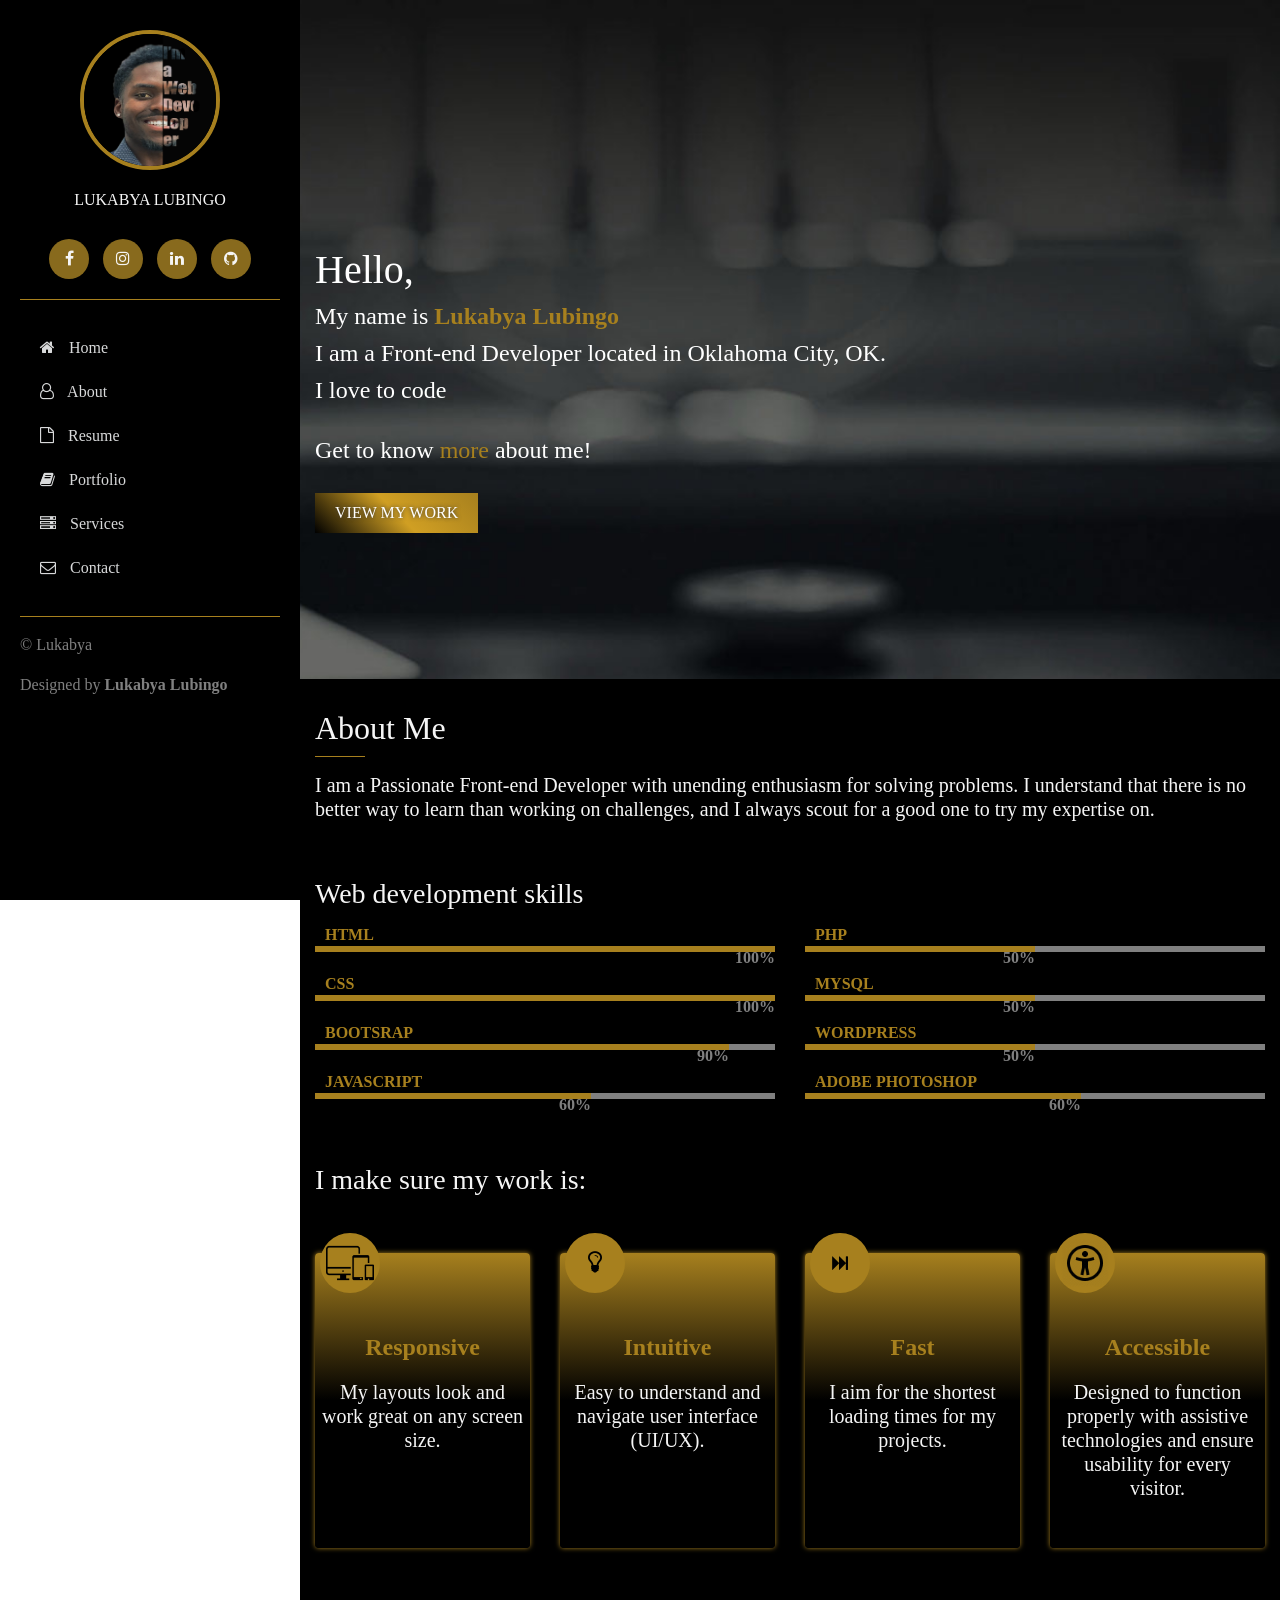
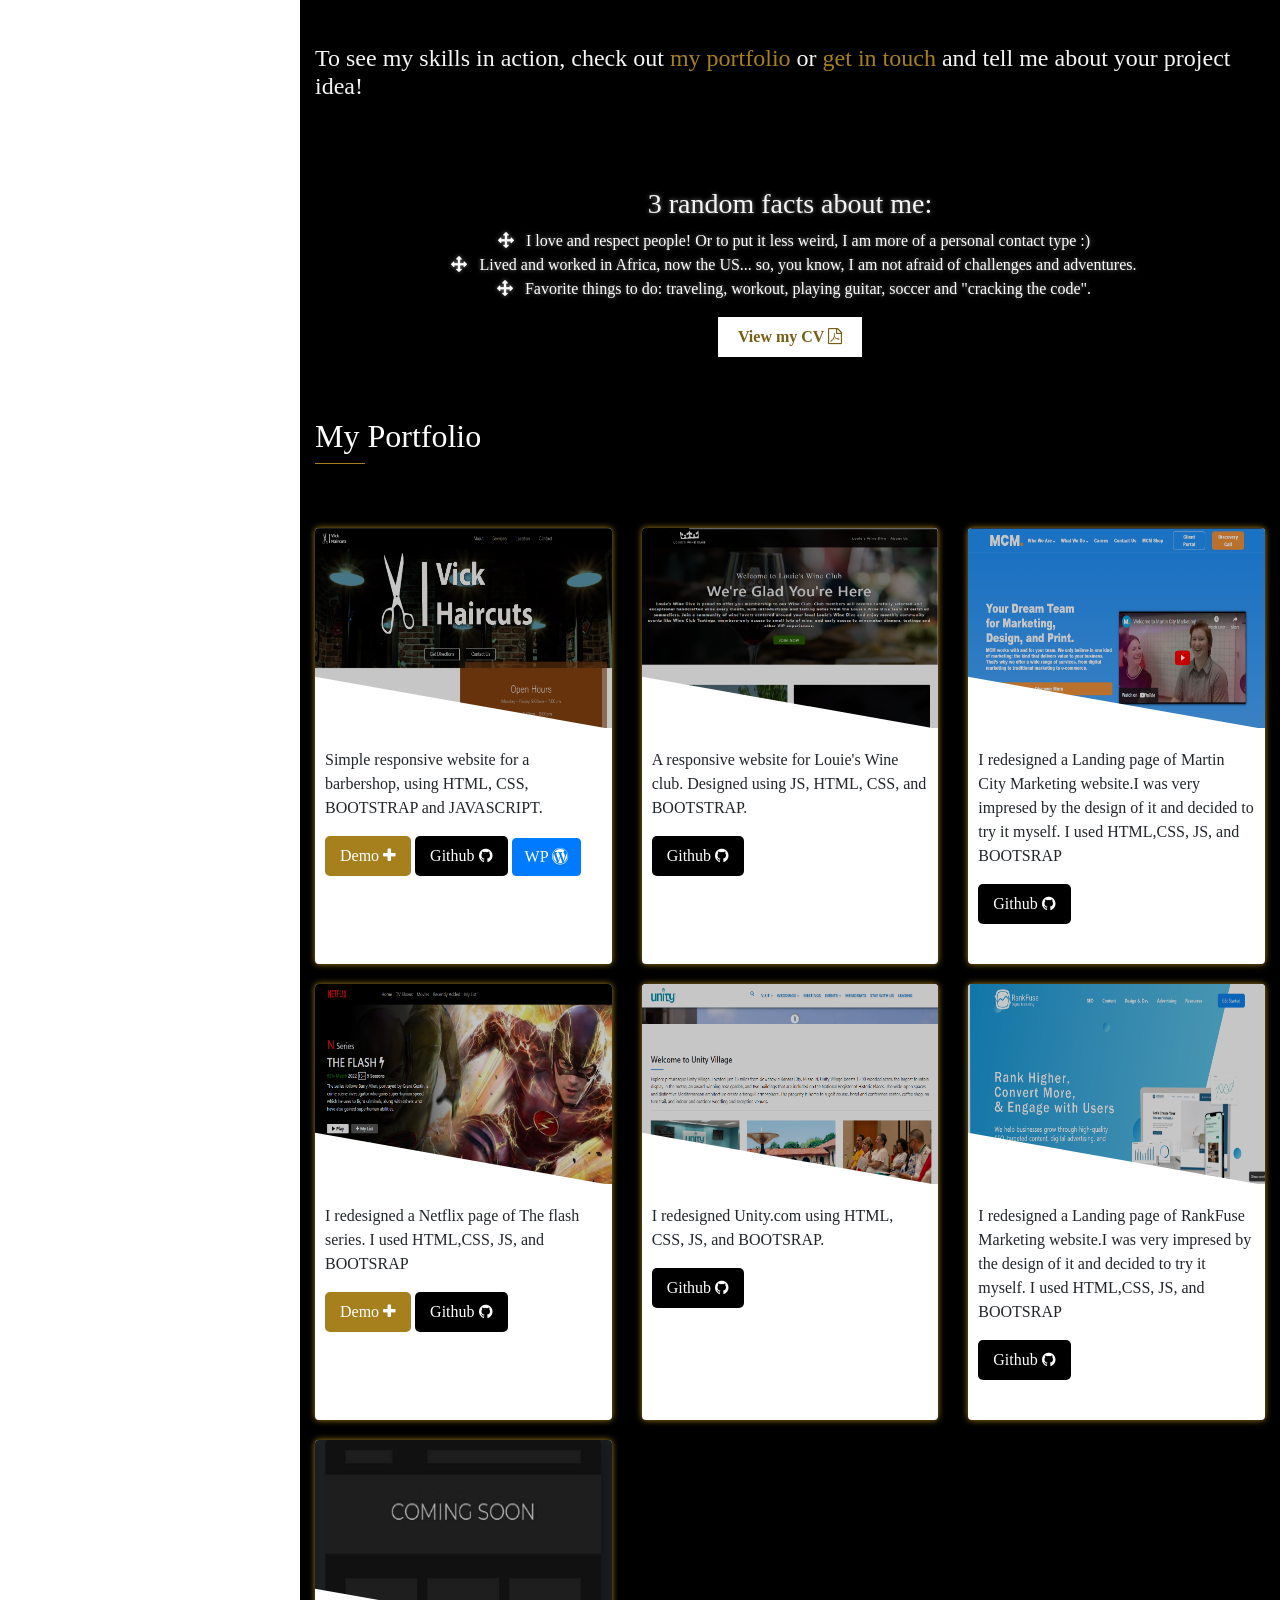
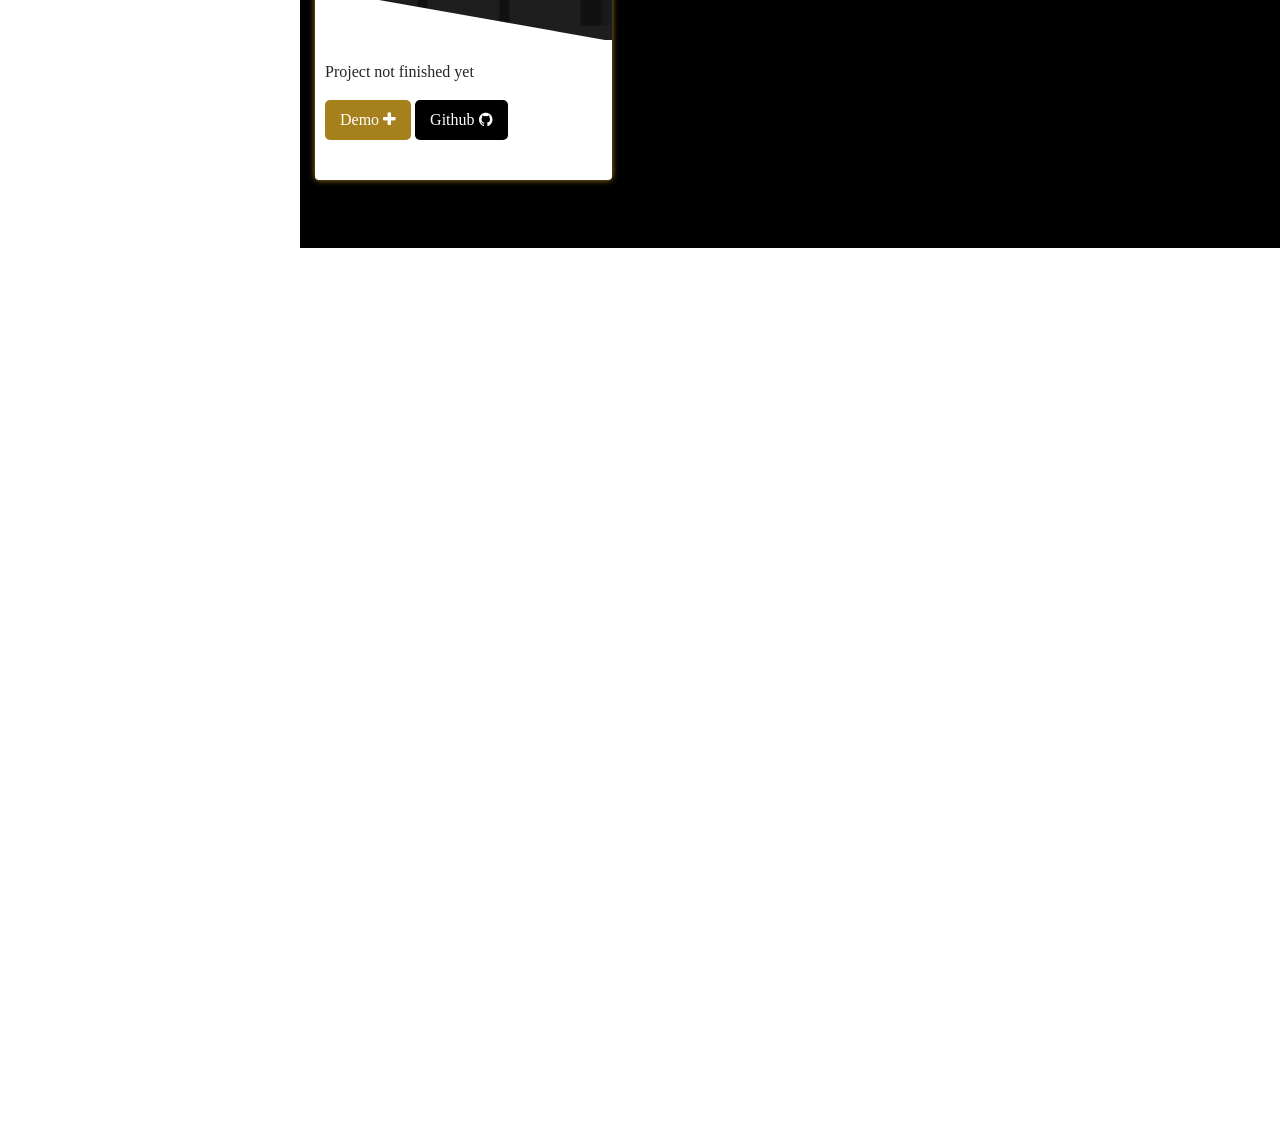
<file: index.html>
<!DOCTYPE html>
<html lang="en">
<head>
    <meta charset="UTF-8">
    <meta http-equiv="X-UA-Compatible" content="IE=edge">
    <meta name="viewport" content="width=device-width, initial-scale=1.0">
    <link rel="stylesheet" href="https://cdnjs.cloudflare.com/ajax/libs/font-awesome/4.7.0/css/font-awesome.min.css">
    <link rel="stylesheet" href="https://cdn.jsdelivr.net/npm/bootstrap@4.0.0/dist/css/bootstrap.min.css" integrity="sha384-Gn5384xqQ1aoWXA+058RXPxPg6fy4IWvTNh0E263XmFcJlSAwiGgFAW/dAiS6JXm" crossorigin="anonymous">
    <link rel="stylesheet" href="assets/css/style.css">
    <link rel="stylesheet" href="assets/css/responsive.css">
    <link rel="icon" type="image/x-icon" href="assets/images/face.png">
    <title>My Portfolio</title>
</head>
<body>
    <!---------------------------------------------- Navbar ---------------------------------------------->
    <input type="checkbox" name="checkNav" id="checkNav" style="display: none;">
    <label class="navBtn" for="checkNav"><i class="fa fa-bars"></i></label>
    <section id="navbar">
        <div id="nav">
            <div class="nav-head text-center">
                <div id="navImg">
                    <img src="assets/images/face.png" alt="">
                </div>
                <h6>LUKABYA LUBINGO</h6>
                <button><i class="fa fa-facebook"></i></button>
                <button><i class="fa fa-instagram"></i></button>
                <a href="https://www.linkedin.com/in/lukabya-lubingo-114a54277/">
                    <button><i class="fa fa-linkedin"></i></button>
                </a>
                <a href="https://github.com/lukaby-eric">
                    <button><i class="fa fa-github"></i></button>
                </a>
            </div><p id="hr-line"></p>
            <ul id="myUl">
                <li><a href="#home"><i class="fa fa-home"></i> Home</a></li>
                <li><a href="#about"><i class="fa fa-user-o"></i> About</a></li>
                <li onclick="openCv()"><a><i class="fa fa-file-o"></i> Resume</a></li>
                <li><a href="#portfolio"><i class="fa fa-book"></i> Portfolio</a></li>
                <li><a href="#mywork"><i class="fa fa-server"></i> Services</a></li>
                <li><a href="#last"><i class="fa fa-envelope-o"></i> Contact</a></li>
                
            </ul><p id="hr-line"></p>
            <div class="lastcontent">
                <p>&copy; Lukabya</p>
                <p>Designed by <b>Lukabya Lubingo</b></p>
            </div>
        </div>
    </section>

<section id="all-pages">

</section>
    <section id="all-pages">
        <!---------------------------------------------- Home ---------------------------------------------->
        <section id="home">
            <div class="container py-5">
                <div class="row py-5">
                    <div class="col-lg-8">
                        <h1>Hello,</h1>
                        <div>
                            <h4>My name is <span>Lukabya Lubingo</span></h4>
                            <h4>I am a Front-end Developer located in Oklahoma City, OK.</h4>
                            <h4>I love to code</h4><br>
                            <h4>Get to know <a href="#about">more</a> about me!</h4>
                            <a href="#portfolio"><button>VIEW MY WORK</button></a>
                        </div>                   
                    </div>
                </div>
            </div>
        </section>



        <!---------------------------------------------- About ---------------------------------------------->

        <section id="about">
            <div class="container">
                <h2>About Me</h2><p id="title"></p>
                <h5>I am a Passionate Front-end Developer with unending enthusiasm for solving problems. 
                    I understand that there is no better way to learn than working on challenges, and 
                    I always scout for a good one to try my expertise on.</h5>
                    <h3 class="pt-5">Web development skills</h3>
                <div class="row pb-5">
                    <div class="col-lg-6">
                        <ul>
                            <li id="html"> HTML</li>
                            <li id="css"> CSS</li>
                            <li id="bootstrap"> BOOTSRAP</li>
                            <li id="javascript"> JAVASCRIPT</li>
                        </ul>
                    </div>
                    <div class="col-lg-6">
                        <ul>
                            <li id="php"> PHP</li>
                            <li id="mysql"> MYSQL</li>
                            <li id="wordpress"> WORDPRESS</li>
                            <li id="photoshop"> ADOBE PHOTOSHOP</li>
                        </ul>
                    </div>
                </div>
                <h3>I make sure my work is:</h3>
                <div class="row py-5" id="mywork">
                    <div class="col-md-3">
                        <div class="card" id="first-card">
                            <div class="card-img">
                                <img src="assets/images/respon.png" alt="">
                            </div>
                            <div class="descr">
                                <h4>Responsive</h4>
                                <h5>My layouts look and work great on any screen size.</h5>
                            </div>
                        </div>
                    </div>
                    <div class="col-md-3">
                        <div class="card">
                            <div class="card-img">
                                <i class="fa fa-lightbulb-o" style="font-size: 25px;"></i>
                            </div>
                            <div class="descr">
                                <h4>Intuitive</h4>
                                <h5>Easy to understand and navigate user interface (UI/UX).</h5>
                            </div>
                        </div>
                    </div>
                    <div class="col-md-3">
                        <div class="card">
                            <div class="card-img">
                                <i class="fa fa-fast-forward"></i>
                            </div>
                            <div class="descr">
                                <h4>Fast</h4>
                                <h5>I aim for the shortest loading times for my projects.</h5>
                            </div>
                        </div>
                    </div>
                    <div class="col-md-3">
                        <div class="card" id="last-card">
                            <div class="card-img">
                                <img src="assets/images/accessible.jpg" alt="">
                            </div>
                            <div class="descr">
                                <h4>Accessible</h4>
                                <h5>Designed to function properly with assistive
                                     technologies and ensure usability for every visitor.</h5>
                            </div>
                        </div>
                    </div>
                </div>
                <h4 id="h4" class="pt-5">To see my skills in action, check out <a href="#portfolio">my portfolio</a> 
                    or <a href="#last">get in 
                    touch</a> and tell me about your project idea!</h4> <br>
                    <br> 
            </div>
            <div id="random-facts">
                <div class="container">
                    <h3>3 random facts about me:</h3>
                    <ul>
                        <li><i class="fa fa-arrows px-2"></i> I love and respect people! Or to put it less weird, I am more of a personal contact type :)</li>
                        <li><i class="fa fa-arrows px-2"></i> Lived and worked in Africa, now the US... so, you know, I am not afraid of challenges and adventures.</li>
                        <li><i class="fa fa-arrows px-2"></i> Favorite things to do: traveling, workout, playing guitar, soccer and "cracking the code".</li>
                    </ul>
                    <button onclick="openCv()">View my CV <i class="fa fa-file-pdf-o"></i></button>
                </div>
            </div>
        </section>
<!---------------------------------------------- Resume ---------------------------------------------->

        <section id="resume">
            <button id="close-cv-btn" class="fa fa-times" onclick="closeCv()"></button>
            <div class="container py-5">
                <h2 class="py-3">My Resume</h2><p id="title"></p>
                <p>
                    Detail-oriented, multi-task, organized, strong attention to detail, 
                    and meticulous employee. Works at fast pace to meet tight deadlines. 
                    Enthusiastic team player ready to contribute to company success. 
                </p>

                <div class="row">
                    <div class="col-lg-6">
                        <div class="content">
                            <h3>Summary</h3>
                            <div id="resume-content">
                                <h4>Lukabya Lubingo</h4>
                                <i>Organized and dependable candidate successful at 
                                    managing multiple priorities with a positive
                                    attitude. Willingness to take on added 
                                    responsibilities to meet team goals.</i> <hr>

                                <ul>
                                    <li>Kansas City, Missouri <b>(Ready to relocate for a job opportunity)</b></li>
                                    <li>(816) 914 4602</li>
                                    <li>ericlukabya@gmail.com</li>
                                </ul>
                            </div>
                        </div>

                        <div class="content">
                            <h3>Education</h3>
                            <div id="resume-content">
                                <h4>METROPOLITAN COMMUNITY COLLEGE, Kansas City, Mo</h4>
                                <p id="year">From: Feb 2022 to Present</p>
                                <p id="descr">I am Currently enrolled, pursuing a degree in software development.
                                    <br>Studying C#, JAVA, React, and Database management.
                                </p>

                            </div>
                            <div id="resume-content">
                                <h4>ALIGHT CODING SCHOOL, Kigali, Rwa</h4>
                                <p id="year">From: Feb 2018 to Nov 2019</p>
                                <p id="descr">I studied the fundamentals of programming and learned the basics of Web design and database management.

During my                 time at this school, I used WordPress, HTML, CSS, BOOTSTRAP, PHP, and, JAVASCRIPT to develop different
                                    websites for refugees who had businesses in Gihembe refugee camp, Rwanda. which made it
                                    easier for them to advertise their products on the Internet.</p>
                            </div>
                            <div id="resume-content">
                                <h4>GS. BYUMBA INYANGE, KIGALI, Rwa</h4>
                                <p id="year">From: Feb 2014 to Nov 2017</p>
                                <p id="descr">I graduated high school with a GPA of 3.2 in Math, 
                                    Computer science, Entrepreneurship, and Economics..</p>
                            </div>
                        </div>
                        
                    </div>

                    <div class="col-lg-6">
                        <div class="content">
                            <h3>Professional Experience</h3>
                            <div id="resume-content">
                                <h4>Freelance Web Designer</h4>
                                <p id="year">Jun 2022 - Present</p>
                                <p id="place">Kansas City, Missouri, United States</p>
                                <p>Write, analyze, debug, and deliver clean, validated, and maintainable codes.<br>
                                    Plann website development, converting mockups
                                    into a usable web presence. <br>
                                    Code websites using WordPress, HTML, CSS, JavaScript, BOOTSTRAP, and PHP with MYSQL database.
                                    Verify system integrity by utilizing proper architectural
                                    designs.</p>
                            </div>
                        
                            <div id="resume-content">
                                <h4>Alight · Seasonal</h4>
                                <p id="year">May 2018 - Feb 2020</p>
                                <p id="place">Kigali City, Rwanda</p>
                                <p>Provided front-end website development using WordPress, 
                                    Hubspot, and other editing software. <br>
                                    Planned website development, converting mockups into 
                                    usable web presence with HTML, JavaScript, CSS, and Bootstrap coding. <br>
                                    I developed a technical solution 
                                    (Helped refugees with small businesses advertise their products online).</p>

                            </div>
                        </div>
                        
                    </div>
                    
                </div>
                <p class="text-center" onclick="closeCv()" id="clse">Close</p>
            </div>
        </section>

<!---------------------------------------------- Portfolio ---------------------------------------------->
<section id="portfolio">
    <div class="container">
        <h2>My Portfolio</h2><p id="title"></p>
        <div class="row py-5">
            <div class="col-lg-4">
                <div class="card">
                    <div class="card-top">
                        <div id="card-img">
                          <img src="assets/images/vick.png"  id="work-img" width="100%" alt="">  
                        </div>                 
                        <div class="project-description">
                            <p>Simple responsive website for a barbershop, using HTML, CSS, BOOTSTRAP
                                and JAVASCRIPT. 
                            </p>
                            <a href="assets/projects/victor/index.html"><button id="demo">Demo <i class="fa fa-plus"></i></button></a>
                            <a href="https://lukaby-eric.github.io/vick/"><button id="github">Github <i class="fa fa-github"></i></button></a>
                            <a href="https://vicklines.shop/"><button class="btn btn-primary">WP <i class="fa fa-wordpress"></i></button></a>
                        </div>
                    </div>
                </div>
            </div>
            <div class="col-lg-4">
                <div class="card">
                    <div class="card-top">
                        <div id="card-img">
                            <img src="assets/images/wineclub.png" id="work-img"  width="100%" alt="">
                        </div>
                        <div class="project-description">
                            <p>A responsive website for Louie's Wine club. Designed using JS, HTML, CSS, and BOOTSTRAP.
                            </p>
                            <a href="https://lukaby-eric.github.io/wineClub/"><button id="github">Github <i class="fa fa-github"></i></button></a>
                        </div>
                    </div>
                </div>
            </div>
            <div class="col-lg-4">
                <div class="card">
                    <div class="card-top">
                        <div id="card-img">
                            <img src="assets/images/mcm.png" id="work-img"  width="100%" alt="">
                        </div>
                        <div class="project-description">
                            <p>I redesigned a Landing page of Martin City Marketing website.I was very impresed by the design of it and decided to try it myself. I used HTML,CSS, JS, and BOOTSRAP
                            </p>
                            <a href="https://lukaby-eric.github.io/mcm/"><button id="github">Github <i class="fa fa-github"></i></button></a>
                        </div>
                    </div>
                </div>
            </div>
            <div class="col-lg-4">
                <div class="card">
                    <div class="card-top">
                        <div id="card-img">
                            <img src="assets/images/flash.png" id="work-img"  width="100%" alt="">
                        </div>
                        <div class="project-description">
                            <p>I redesigned a Netflix page of The flash series. I used HTML,CSS, JS, and BOOTSRAP
                            </p>
                            <a href="assets/projects/netflix/index.html"><button id="demo">Demo <i class="fa fa-plus"></i></button></a> 
                            <a href="https://lukaby-eric.github.io/netflix/"><button id="github">Github <i class="fa fa-github"></i></button></a>
                        </div>
                    </div>
                </div>
            </div>
            <div class="col-lg-4">
                <div class="card">
                    <div class="card-top">
                        <div id="card-img">
                            <img src="assets/images/unity.png" id="work-img"  width="100%" alt="">
                        </div>
                        <div class="project-description">
                            <p>I redesigned Unity.com using HTML, CSS, JS, and BOOTSRAP.
                            </p>
                            <a href="https://lukaby-eric.github.io/unity/"><button id="github">Github <i class="fa fa-github"></i></button></a>
                        </div>
                    </div>
                </div>
            </div>
            <div class="col-lg-4">
                <div class="card">
                    <div class="card-top">
                        <div id="card-img">
                            <img src="assets/images/rankfuse.png" id="work-img"  width="100%" alt="">
                        </div>
                        <div class="project-description">
                            <p>I redesigned a Landing page of RankFuse Marketing website.I was very impresed by the design of it and decided to try it myself. I used HTML,CSS, JS, and BOOTSRAP
                            </p>
                            <a href="https://lukaby-eric.github.io/rank-fuse/"><button id="github">Github <i class="fa fa-github"></i></button></a>
                        </div>
                    </div>
                </div>
            </div>
            <div class="col-lg-4">
                <div class="card">
                    <div class="card-top">
                        <div id="card-img">
                            <img src="assets/images/soon.png" id="work-img"  width="100%" alt="">
                        </div>
                        <div class="project-description">
                            <p>Project not finished yet
                            </p>
                            <button id="demo">Demo <i class="fa fa-plus"></i></button> 
                            <button id="github">Github <i class="fa fa-github"></i></button>
                        </div>
                    </div>
                </div>
            </div>
        </div>
    </div>
</section>

<!---------------------------------------------- contact ---------------------------------------------->

<section id="contact">
    <div class="container">
        <h2>Contact Me</h2><p id="title"></p>
        <div class="row">
            <div class="col-lg-8">
                <h5>Feel free to connect and message me on LinkedIn: 
                    <a href="https://www.linkedin.com/in/lukabya-lubingo-114a54277/">Lukabya's LinkedIn</a>
                </h5>
                <h3>___ You can also get in touch via:</h3>
                <ul>
                    <li><a href=""><i class="fa fa-phone"> 816 914 4602</i></a></li>
                    <li><a href=""><i class="fa fa-email"> ericlukabya@gmail.com</i></a></li>
                </ul>
            </div>
        </div>
        
    </div>
</section>
<div id="last"></div>
</section>
<!-- -------------------------------------------- Bottstrap js links--------------------- -->
      <script src="https://code.jquery.com/jquery-3.2.1.slim.min.js" integrity="sha384-KJ3o2DKtIkvYIK3UENzmM7KCkRr/rE9/Qpg6aAZGJwFDMVNA/GpGFF93hXpG5KkN" crossorigin="anonymous"></script>
      <script src="https://cdn.jsdelivr.net/npm/popper.js@1.12.9/dist/umd/popper.min.js" integrity="sha384-ApNbgh9B+Y1QKtv3Rn7W3mgPxhU9K/ScQsAP7hUibX39j7fakFPskvXusvfa0b4Q" crossorigin="anonymous"></script>
      <script src="https://cdn.jsdelivr.net/npm/bootstrap@4.0.0/dist/js/bootstrap.min.js" integrity="sha384-JZR6Spejh4U02d8jOt6vLEHfe/JQGiRRSQQxSfFWpi1MquVdAyjUar5+76PVCmYl" crossorigin="anonymous"></script>
      <script src="assets/js/script.js"></script>

    </body>
</html>
</file>
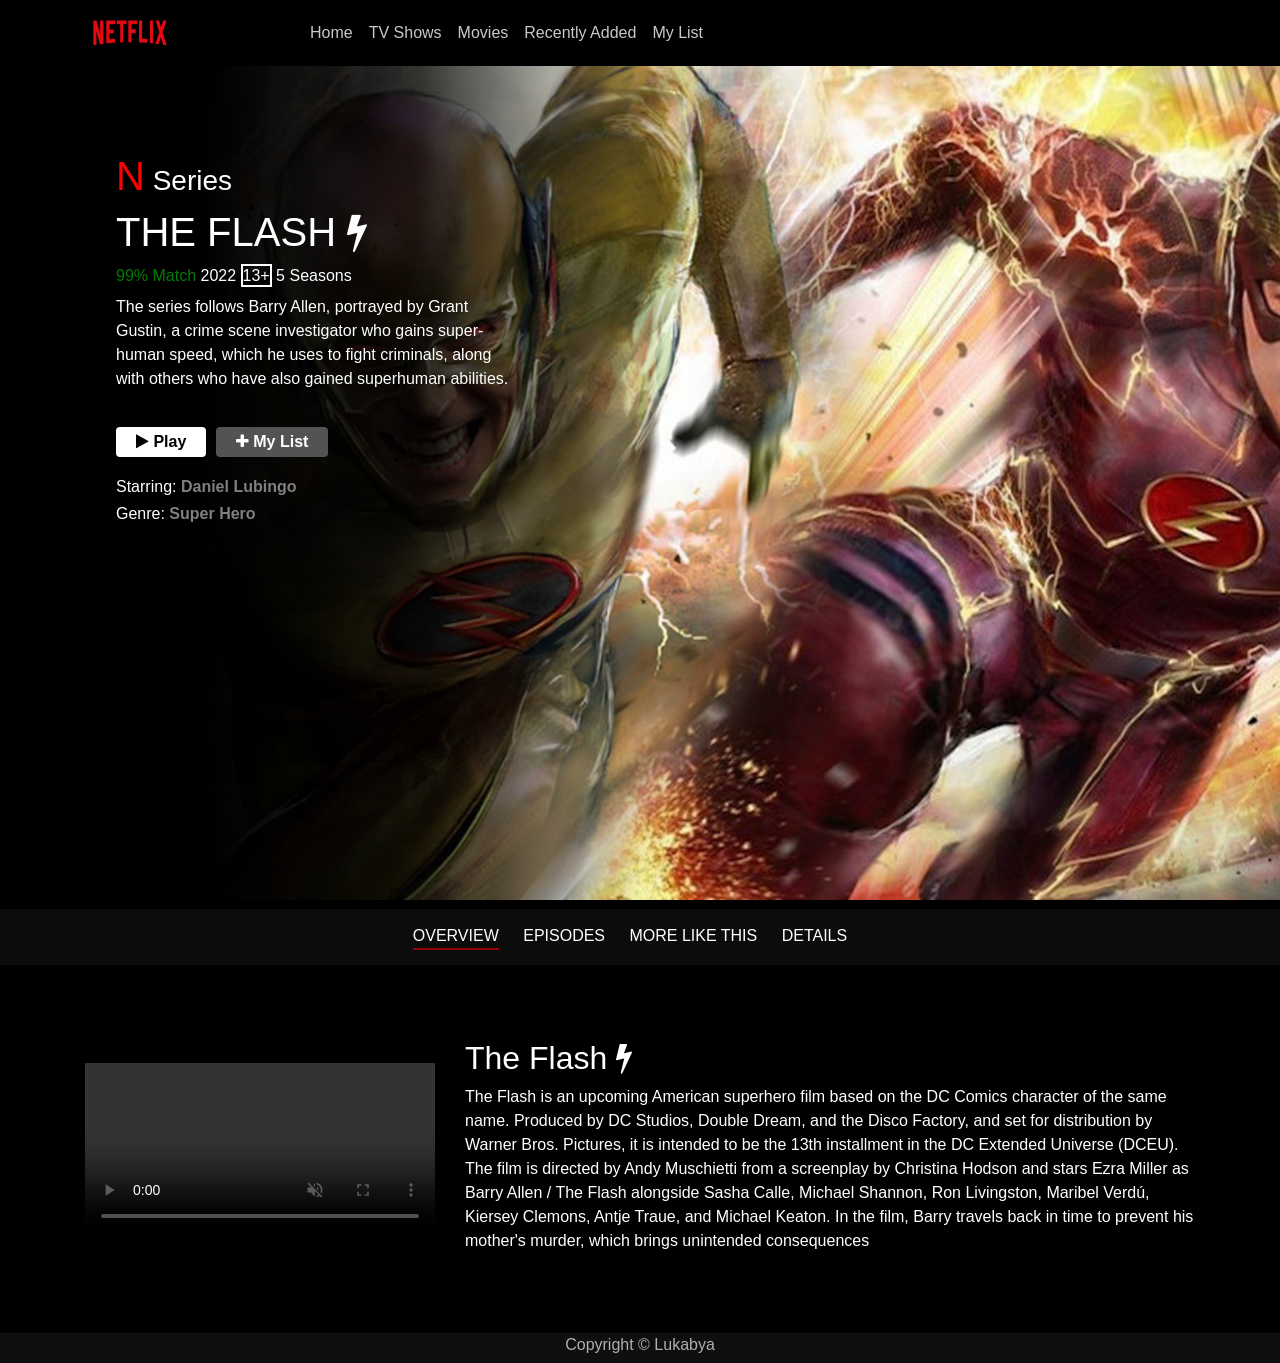
<file: assets/projects/netflix/index.html>
<!DOCTYPE html>
<html lang="en">
<head>
    <meta charset="UTF-8">
    <meta http-equiv="X-UA-Compatible" content="IE=edge">
    <meta name="viewport" content="width=device-width, initial-scale=1.0">
    <link rel="stylesheet" href="https://cdnjs.cloudflare.com/ajax/libs/font-awesome/4.7.0/css/font-awesome.min.css">
    <link rel="stylesheet" href="https://cdn.jsdelivr.net/npm/bootstrap@4.0.0/dist/css/bootstrap.min.css" integrity="sha384-Gn5384xqQ1aoWXA+058RXPxPg6fy4IWvTNh0E263XmFcJlSAwiGgFAW/dAiS6JXm" crossorigin="anonymous">
    <link rel="stylesheet" href="assets/css/style.css">
    <link rel="stylesheet" href="assets/css/responsive.css">
    <title>My Netflix</title>
</head>
<body>

    <div class="circle"></div>
    <!---------------------------------------------- Navbar ---------------------------------------------->
    <nav class="navbar navbar-expand-lg navbar-light" id="navbar">
        <div class="container">
            <a class="navbar-brand" href="#home "><img src="assets/images/logo3.png" alt=""></a>
            <button id="nav-btn" class="navbar-toggler" type="button" data-toggle="collapse" data-target="#navbarNavAltMarkup" aria-controls="navbarNavAltMarkup" aria-expanded="false" aria-label="Toggle navigation">
            <span class="navbar-toggler-icon"></span>
            </button>
            <div class="collapse navbar-collapse" id="navbarNavAltMarkup">
            <div class="navbar-nav" id="nav-links">
                <div><a class="nav-item nav-link" href="#home">Home</a></div>
                <div><a class="nav-item nav-link" href="#shows">TV Shows</a></div>
                <div><a class="nav-item nav-link" href="#movies">Movies</a></div>
                <div><a class="nav-item nav-link" href="#added">Recently Added</a></div>
                <div><a class="nav-item nav-link" href="#mylist">My List</a></div>
            </div>
            </div>
        </div>
    </nav>  

<!---------------------------------------------- HOME ---------------------------------------------->
<br><br>
<section id="home">
    <div class="row py-5">
        <div class="col-lg-6">
            <h3><span>N</span> Series</h3>
            <h1>THE FLASH <i class="fa fa-flash"></i></h1>
            <h6><span>99% Match</span> 2022 <button>13+</button> 5 Seasons</h6>
            <p>The series follows Barry Allen, portrayed by Grant Gustin, a 
                crime scene investigator who gains super-human speed, 
                which he uses to fight criminals, along with others
                 who have also gained superhuman abilities.</p>
                <button id="playBtn"><i class="fa fa-play"></i> Play</button>
                <button id="listBtn"><i class="fa fa-plus"></i> My List</button>

                <h6>Starring: <strong style="color:grey">Daniel Lubingo</strong></h6>
                <h6>Genre: <strong style="color:grey">Super Hero</strong></h6>
        </div>
    </div>
</section>

<div id="sub">
    <div class="subList">
        <button id="overBtn" onclick="overviewBt()">OVERVIEW</button> 
        <button id="epiBtn" onclick="episodesBt()">EPISODES</button> 
        <button id="moreBtn" onclick="moreBt()">MORE LIKE THIS</button> 
        <button id="detailBtn" onclick="detailBt()">DETAILS</button>
    </div>
</div>

<!-- -------------------------------------------- About--------------------- -->
<section id="about">
    <div class="container">
        <!-- overview -->
        <div id="overview">
            <div class="row py-5">
                <div class="col-lg-4">
                    <video autoplay muted repeat  controls loop>
                        <source src="assets/images/flashvid.mp4" type="video/mp4">
                      </video>
                </div>
                <div class="col-lg-8">
                    <div class="py-3">
                        <h2>The Flash <i class="fa fa-flash"></i></h2>
                        <p>The Flash is an upcoming American superhero film based on the DC Comics 
                            character of the same name. Produced by DC Studios, Double Dream, 
                            and the Disco Factory, and set for distribution by Warner Bros.
                             Pictures, it is intended to be the 13th installment in the DC Extended Universe (DCEU).
                              The film is directed by Andy Muschietti from a screenplay by 
                              Christina Hodson and stars Ezra Miller as Barry Allen / The Flash 
                              alongside Sasha Calle, Michael Shannon, Ron Livingston, Maribel Verdú, Kiersey 
                              Clemons, Antje Traue, and Michael Keaton. In the film, 
                              Barry travels back in time to prevent his mother's
                             murder, which brings unintended consequences</p>
                    </div>
                </div>
            </div>
        </div>
        <!-- overview -->
        <div id="episodes">
            <div class="row py-5">
                <div class="col-md-2">
                    <div class="card">
                        <div class="card-header">
                            <img id="cardImg" src="assets/images/epi1.jpg" alt="">
                        </div>
                        <div class="card-content">
                            <h5>The Flash</h5>
                            <h6>Season 1</h6>
                            <button><i class="fa fa-play"></i> Watch</button>
                        </div>
                    </div>
                </div>

                <div class="col-md-2">
                    <div class="card">
                        <div class="card-header">
                            <img id="cardImg" src="assets/images/epi2.webp" alt="">
                        </div>
                        <div class="card-content">
                            <h5>The Flash</h5>
                            <h6>Season 2</h6>
                            <button><i class="fa fa-play"></i> Watch</button>
                        </div>
                    </div>
                </div>

                <div class="col-md-2">
                    <div class="card">
                        <div class="card-header">
                            <img id="cardImg" src="assets/images/epi3.jpg" alt="">
                        </div>
                        <div class="card-content">
                            <h5>The Flash</h5>
                            <h6>Season 3</h6>
                            <button><i class="fa fa-play"></i> Watch</button>
                        </div>
                    </div>
                </div>

                <div class="col-md-2">
                    <div class="card">
                        <div class="card-header">
                            <img id="cardImg" src="assets/images/epi4.jpg" alt="">
                        </div>
                        <div class="card-content">
                            <h5>The Flash</h5>
                            <h6>Season 4</h6>
                            <button><i class="fa fa-play"></i> Watch</button>
                        </div>
                    </div>
                </div>

                <div class="col-md-2">
                    <div class="card">
                        <div class="card-header">
                            <img id="cardImg" src="assets/images/epi5.webp" alt="">
                        </div>
                        <div class="card-content">
                            <h5>The Flash</h5>
                            <h6>Season 5</h6>
                            <button><i class="fa fa-play"></i> Watch</button>
                        </div>
                    </div>
                </div>

                <div class="col-md-2">
                    <div class="card">
                        <div class="card-header">
                            <img id="cardImg" src="assets/images/epi6.jpg" alt="">
                        </div>
                        <div class="card-content">
                            <h5>The Flash</h5>
                            <h6>Season 6</h6>
                            <button><i class="fa fa-play"></i> Watch</button>
                        </div>
                    </div>
                </div>

                <div class="col-md-2">
                    <div class="card">
                        <div class="card-header">
                            <img id="cardImg" src="assets/images/epi7.webp" alt="">
                        </div>
                        <div class="card-content">
                            <h5>The Flash</h5>
                            <h6>Season 7</h6>
                            <button><i class="fa fa-play"></i> Watch</button>
                        </div>
                    </div>
                </div>

                <div class="col-md-2">
                    <div class="card">
                        <div class="card-header">
                            <img id="cardImg" src="assets/images/epi8.jpg" alt="">
                        </div>
                        <div class="card-content">
                            <h5>The Flash</h5>
                            <h6>Season 8</h6>
                            <button><i class="fa fa-play"></i> Watch</button>
                        </div>
                    </div>
                </div>

                <div class="col-md-2">
                    <div class="card">
                        <div class="card-header">
                            <img id="cardImg" src="assets/images/epi9.webp" alt="">
                        </div>
                        <div class="card-content">
                            <h5>The Flash</h5>
                            <h6>Season 9</h6>
                            <button><i class="fa fa-play"></i> Watch</button>
                        </div>
                    </div>
                </div>
            </div>
        </div>

        <!-- related movies -->

        <section id="related">
            <div class="container">
                <div class="row">
                    <div class="col-md-4">
                        <div class="card">
                            <div class="card-header">
                                <img src="assets/images/captain-marvel.jpg" id="overImg">
                            </div>
                            <div class="content container">
                                <div class="card-title">
                                    <h5>Captain marvel</h5>   
                                </div>
                                
                                <p>An extraterrestrial Kree warrior who finds herself
                                     caught in the middle of an intergalactic
                                      battle between her people and the Skrulls.
                                </p>
                                <button id="playBtn"><i class="fa fa-play"></i> Play</button>
                                <button id="listBtn"><i class="fa fa-plus"></i> My List</button>
                            </div>
                        </div>
                    </div>

                    <div class="col-md-4">
                        <div class="card">
                            <div class="card-header">
                                <img src="assets/images/avengers.webp" id="overImg">
                            </div>
                            <div class="content container">
                                <div class="card-title">
                                    <h5>The Avengers</h5>   
                                </div>
                                
                                <p>When Thor's evil brother, Loki (Tom Hiddleston),
                                     gains access to the unlimited power of the energy 
                                     cube called the Tesseract, Nick Fury (Samuel L. Jackson), 
                                     director of S.H.I.E.L.D., 
                                </p>
                                <button id="playBtn"><i class="fa fa-play"></i> Play</button>
                                <button id="listBtn"><i class="fa fa-plus"></i> My List</button>
                            </div>
                        </div>
                    </div>

                    <div class="col-md-4">
                        <div class="card">
                            <div class="card-header">
                                <img src="assets/images/apider.jpg" id="overImg">
                            </div>
                            <div class="content container">
                                <div class="card-title">
                                    <h5>Spiderman 3</h5>   
                                </div>
                                
                                <p>Peter Parker (Tobey Maguire) and M.J. 
                                    (Kirsten Dunst) seem to finally be on the right track i
                                    n their complicated relationship.
                                </p>
                                <button id="playBtn"><i class="fa fa-play"></i> Play</button>
                                <button id="listBtn"><i class="fa fa-plus"></i> My List</button>
                            </div>
                        </div>
                    </div>
                </div>
            </div>
        </section>

        <!-- details -->

        <section id="details">
            <div class="container py-5">
                <div class="row">
                    <div class="col-lg-6">
                        <img src="assets/images/flash.jpg" alt="">
                    </div>
                    <div class="col-lg-6">
                        <h6><b>Series name: </b> The Flash</h6>
                        <h6><b>Seasons: </b> 9</h6>
                        <h6><b>Episodes: </b> 184</h6>
                        <h6><b>Release date: </b> June 16, 2023</h6>
                        <h6><b>Budget: </b> $200 - 220 million</h6>
                        <h6><b>Actors: </b> Cast ; Ezra Miller · Barry 
                            Allen / The Flash ; Sasha Calle · Kara Zor-El / Supergirl ; 
                            Michael Shannon · General Zod ; Ron Livingston 
                            · Henry Allen ; Maribel Verdú </h6> <br>
                        

                        <p>The series follows Barry Allen, portrayed by Grant Gustin, a 
                            crime scene investigator who gains super-human speed, 
                            which he uses to fight criminals, along with others
                             who have also gained superhuman abilities.</p>

                    </div>
                </div>
            </div>
        </section>
        
    </div>
</section>

<section id="footer">
    <div class="footer">
        <p>Copyright &copy; Lukabya </p>
    </div>
</section>

<!-- -------------------------------------------- Bottstrap js links--------------------- -->
      <script src="https://code.jquery.com/jquery-3.2.1.slim.min.js" integrity="sha384-KJ3o2DKtIkvYIK3UENzmM7KCkRr/rE9/Qpg6aAZGJwFDMVNA/GpGFF93hXpG5KkN" crossorigin="anonymous"></script>
      <script src="https://cdn.jsdelivr.net/npm/popper.js@1.12.9/dist/umd/popper.min.js" integrity="sha384-ApNbgh9B+Y1QKtv3Rn7W3mgPxhU9K/ScQsAP7hUibX39j7fakFPskvXusvfa0b4Q" crossorigin="anonymous"></script>
      <script src="https://cdn.jsdelivr.net/npm/bootstrap@4.0.0/dist/js/bootstrap.min.js" integrity="sha384-JZR6Spejh4U02d8jOt6vLEHfe/JQGiRRSQQxSfFWpi1MquVdAyjUar5+76PVCmYl" crossorigin="anonymous"></script>
      <script src="assets/js/script.js"></script>

    </body>
</html>
</file>
<file: assets/css/style.css>
*{
    padding: 0;
    margin: 0;
    scroll-behavior: smooth;
    list-style: none;
    box-sizing: border-box;
    font-family: 'Yu Gothic Light';
    text-decoration: none;
    transition: .4s;
}
h3{
    color: whitesmoke;
}
/* scroll bar */

::-webkit-scrollbar{
    width: 10px;
    background: black;
}
::-webkit-scrollbar-thumb{
    background: linear-gradient(transparent,rgb(167, 128, 30),transparent);
}

/* *************************************  NAVBAR   **************************************** */

#navbar{
    width: 300px;
    background: black;
    height: 100dvh;
    position: fixed;
    bottom: 0;
    left: 0;
    padding: 20px;
    overflow-y: auto;
    overflow-x: hidden;
    z-index: 333;
}
.navBtn{
    position: fixed;
    right: 10%;
    top: 30px;
    font-size: 18px;
    padding: 10px 15px;
    border-radius: 50%;
    color: rgb(206, 157, 34);
    box-shadow: 0 0 4px rgb(206, 157, 34);
    background: black;
    cursor: pointer;
    display: none;
    z-index: 444;
}
.navBtn:hover{
    background: rgb(167, 128, 30);
    color: black;
}
.nav-head{
    margin: 10px 0;
}
#navImg{
    width: 140px;
    height: 140px;
    border-radius: 50%;
    border: 4px solid rgb(167, 128, 30);
    margin: 0 auto;
    overflow: hidden;
    background: linear-gradient(45deg,black,black,rgb(167, 128, 30));
}
#navImg img{
   height: 100%;
   width: 100%; 
}
.nav-head h6{
    color: whitesmoke;
    margin: 20px 0;
}
.nav-head button{
    height: 40px;
    width: 40px;
    border: none;
    border-radius: 50%;
    margin: 10px 5px;
    color: whitesmoke;
    background-color:rgb(136, 106, 29);
    cursor: pointer;
    outline: none;
}
.nav-head button:hover{
    background-color:rgb(190, 147, 39) ;
}
#nav a{
    text-decoration: none;
}
#nav #myUl{
    padding: 10px;
}
#nav #myUl li{
    padding: 10px 0;
    cursor: pointer;
}
#nav #myUl i{
    padding: 0 10px;
}
#nav #myUl a{
    text-decoration: none;
    color: rgb(216, 217, 218);
}
#nav #myUl a:hover{
    color:rgb(167, 128, 30);
}
#nav .lastcontent{
    color: grey;
}
#hr-line{
    height: 1px;
    width: 100%;
    background-color: rgb(167, 128, 30);
}
/* all pages */

#all-pages{
    margin-left: 300px;
    
}
/* home */
#home{
    height: 90%;
    width: 100%;
    padding: 100px 0;
    display: flex;
    align-items: center;
    background: url(../images/back.jpg);
    background-position: bottom;
    background-size: cover;
    background-attachment: fixed;
    background-repeat: no-repeat;
    color: white;
    position: relative;
    z-index: 11;
}
#home .col-lg-8{
    transform: translateY(50px);
}
#home h1{
    font-family: 'Ink Free';
}
#home span{
    color: rgb(167, 128, 30);
    font-weight: bold;
}
#home a{
    color: rgb(167, 128, 30);
    text-decoration: none;
}
#home a:hover{
    color: rgb(236, 173, 14);
}
#home button{
    padding: 8px 20px;
    border: none;
    background: linear-gradient(45deg,black, rgb(208, 159, 35),rgb(167, 128, 30));
    margin-top: 20px;
    color: white;
    cursor: pointer;
    outline: none;
    text-shadow: 0px 0px 4px rgb(51, 51, 51);
}
#home button:hover{
    background: linear-gradient(-45deg,black, rgb(208, 159, 35),rgb(167, 128, 30));
}
/* about */


#about{
    position: relative;
    z-index: 11;
    width: 100%;
    height: 100%;
    padding: 30px 0;
    background: black;
    color: whitesmoke;
}
#title{
    height: 1px;
    width: 50px;
    background: rgb(167, 128, 30);
}
#about .col-lg-6 li{
    width: 100%;
    margin-bottom: 15px;
    color: rgb(167, 128, 30);
    padding: 5px 10px;
    font-weight: bold;
}
#about .col-lg-6 #html{
    position: relative;
}
#about .col-lg-6 #html::before{
    content: "";
    position: absolute;
    background: grey;
    text-align: right;
    height: 6px;
    width: 100%;
    bottom: 0;
    left: 0;
}
#about .col-lg-6 #html::after{
    content: "100%";
    position: absolute;
    background: rgb(167, 128, 30);
    color: black;
    text-align: right;
    height: 6px;
    width: 100%;
    bottom: 0;
    left: 0;
}

#about .col-lg-6 #html{
    position: relative;
}
#about .col-lg-6 #html::before{
    content: "";
    position: absolute;
    background: grey;
    text-align: right;
    height: 6px;
    width: 100%;
    bottom: 0;
    left: 0;
}
#about .col-lg-6 #html::after{
    content: "100%";
    position: absolute;
    background: rgb(167, 128, 30);
    color: grey;
    text-align: right;
    height: 6px;
    width: 100%;
    bottom: 0;
    left: 0;
}

#about .col-lg-6 #css{
    position: relative;
}
#about .col-lg-6 #css::before{
    content: "";
    position: absolute;
    background: grey;
    text-align: right;
    height: 6px;
    width: 100%;
    bottom: 0;
    left: 0;
}
#about .col-lg-6 #css::after{
    content: "100%";
    position: absolute;
    background: rgb(167, 128, 30);
    color: grey;
    text-align: right;
    height: 6px;
    width: 100%;
    bottom: 0;
    left: 0;
}

#about .col-lg-6 #bootstrap{
    position: relative;
}
#about .col-lg-6 #bootstrap::before{
    content: "";
    position: absolute;
    background: grey;
    text-align: right;
    height: 6px;
    width: 100%;
    bottom: 0;
    left: 0;
}
#about .col-lg-6 #bootstrap::after{
    content: "90%";
    position: absolute;
    background: rgb(167, 128, 30);
    color: grey;
    text-align: right;
    height: 6px;
    width: 90%;
    bottom: 0;
    left: 0;
}

#about .col-lg-6 #javascript{
    position: relative;
}
#about .col-lg-6 #javascript::before{
    content: "";
    position: absolute;
    background: grey;
    text-align: right;
    height: 6px;
    width: 100%;
    bottom: 0;
    left: 0;
}
#about .col-lg-6 #javascript::after{
    content: "60%";
    position: absolute;
    background: rgb(167, 128, 30);
    color: grey;
    text-align: right;
    height: 6px;
    width: 60%;
    bottom: 0;
    left: 0;
}

#about .col-lg-6 #php{
    position: relative;
}
#about .col-lg-6 #php::before{
    content: "";
    position: absolute;
    background: grey;
    text-align: right;
    height: 6px;
    width: 100%;
    bottom: 0;
    left: 0;
}
#about .col-lg-6 #php::after{
    content: "50%";
    position: absolute;
    background: rgb(167, 128, 30);
    color: grey;
    text-align: right;
    height: 6px;
    width: 50%;
    bottom: 0;
    left: 0;
}

#about .col-lg-6 #mysql{
    position: relative;
}
#about .col-lg-6 #mysql::before{
    content: "";
    position: absolute;
    background: grey;
    text-align: right;
    height: 6px;
    width: 100%;
    bottom: 0;
    left: 0;
}
#about .col-lg-6 #mysql::after{
    content: "50%";
    position: absolute;
    background: rgb(167, 128, 30);
    color: grey;
    text-align: right;
    height: 6px;
    width: 50%;
    bottom: 0;
    left: 0;
}

#about .col-lg-6 #wordpress{
    position: relative;
}
#about .col-lg-6 #wordpress::before{
    content: "";
    position: absolute;
    background: grey;
    text-align: right;
    height: 6px;
    width: 100%;
    bottom: 0;
    left: 0;
}
#about .col-lg-6 #wordpress::after{
    content: "50%";
    position: absolute;
    background: rgb(167, 128, 30);
    color: grey;
    text-align: right;
    height: 6px;
    width: 50%;
    bottom: 0;
    left: 0;
}

#about .col-lg-6 #photoshop{
    position: relative;
}
#about .col-lg-6 #photoshop::before{
    content: "";
    position: absolute;
    background: grey;
    text-align: right;
    height: 6px;
    width: 100%;
    bottom: 0;
    left: 0;
}
#about .col-lg-6 #photoshop::after{
    content: "60%";
    position: absolute;
    background: rgb(167, 128, 30);
    color: grey;
    text-align: right;
    height: 6px;
    width: 60%;
    bottom: 0;
    left: 0;
}
#about .col-md-3 .card{
    text-align: center;
    border: none;
    background: transparent;
    margin-bottom: 30px;
}
#about .col-md-3 .card{
    box-shadow: 0 0 5px rgb(167, 128, 30);
    padding: 10px 5px;
    height: 100%;
    width: 100%;
    background: linear-gradient(rgb(167, 128, 30),black,black);
}
#about .col-md-3 .card .card-img{
    background-color: rgba(167, 128, 30);
    border-radius: 50%;
    color: black;
    height: 60px;
    width: 60px;
    display: flex;
    align-items: center;
    justify-content: center;
    text-align: center;
    transform: translateY(-30px);
}
#about .col-md-3 .card img{
    width: 80%;
}
#about .col-md-3 .card h4{
    font-weight: bold;
    color: rgb(167, 128, 30);
    padding: 10px 0 ;
}
#h4 a{
    color: rgb(167, 128, 30);
    text-decoration: none;
}
#h4 a:hover{
    color: rgb(234, 181, 45);
}
#about #random-facts{
    position: relative;
    height: 100%;
    width: 100%;
    padding: 30px 0;
    text-align: center;
    text-shadow: 0 0 4px grey;
    display: flex;
    justify-content: center;
    align-items: center;
    background: url(../images/bg2.jpg);
    background-attachment: fixed;
    background-repeat: no-repeat;
    background-size: cover;
    color: white;
    z-index: 1;
}
#about #random-facts::before{
    content: "";
    position: absolute;
    height: 100%;
    width: 100%;
    top: 0;
    left: 0;
    z-index: -1;
    background: rgb(167, 128, 30)70;
}
#about #random-facts button{
    padding: 8px 20px;
    border: none;
    background: white;
    color: rgb(120, 93, 23);
    outline: none;
    font-weight: bold;
    text-shadow: none;
    cursor: pointer;
}
#about #random-facts button:hover{
    background: rgb(167, 128, 30);
    color: white;
}
/* resume */
#resume{
    position: fixed;
    background-color: rgba(0, 0, 0, 0.982);
    color: white;
    height: 100dvh;
    width: 100%;
    top: 0;
    left: 0;
    z-index: 999;
    overflow-y: scroll;
    overflow-x: hidden;
    transform: scale(0,0);
}
#resume #resume-content{
    padding: 20px;
    position: relative;
}

#resume #resume-content::before{
    content: "";
    height: 85%;
    width: 2px;
    background: rgb(120, 93, 23);
    position: absolute;
    display: inline-block;
    left: 0;
    bottom: 0;
}
#resume #resume-content::after{
    content: "";
    height: 15px;
    width: 15px;
    border-radius: 50%;
    background: black;
    border:2px solid rgb(120, 93, 23);
    position: absolute;
    display: inline-block;
    top: 0;
    left: 0;
    transform: translate(-7px,30px);
}
#resume h3{
    color: rgb(120, 93, 23);
}
#resume #close-cv-btn{
    position: fixed;
    top: 20px;
    left: 20px;
    padding: 10px;
    outline: none;
    border: none;
    background: rgba(255, 0, 0, 0.624);
    color: black;
    border-radius: 50%;
    cursor: pointer;
}
#resume #close-cv-btn:hover{
    background: rgba(255, 0, 0, 0.835);
    transform: scale(1.1,1.1);
}
#resume #clse{
    cursor: pointer;
    color: white;
}
#resume #clse:hover{
    color: red;
}
/* portfolio */

#portfolio{
    background: black;
    position: relative;
    z-index: 11;
    margin-bottom: 100vh;
}
#portfolio h2{
    color: white;
}
#portfolio .col-lg-4{
    margin-bottom: 20px;
}
#portfolio .card{
    height: 100%;
    width: 100%;
    position: relative;
    overflow: hidden;
    border: none;
    box-shadow: 0 0 6px rgb(167, 128, 30);
    padding-bottom: 20px;
}
#portfolio .card:hover{
    background: rgb(167, 128, 30);
    cursor: pointer;
}
#portfolio .card img{
    height: 200px;
    width: 100%;
    position: relative;
    z-index: -1;
}
#portfolio .card #card-img{
    position: relative;
    z-index: 1;
}

#portfolio .card:hover #work-img{
    transform: scale(1.2,1.2);
}
#portfolio .card #card-img::before{
    content: "";
    position: absolute;
    height: 100%;
    width: 100%;
    bottom: 0;
    left: 0;
    background: rgba(0, 0, 0, 0.222);
    z-index: 1;
}
#portfolio .card .project-description{
    background: white;
    padding: 20px 10px;
    position: relative;
    z-index: 1;
}
#portfolio .card .project-description::after{
    content: "";
    position: absolute;
    height: 100%;
    width: 100%;
    bottom: 0;
    left: 0;
    background: white;
    transform: translateY(-25px)skewY(10deg);
    z-index: -1;
}

#portfolio .card .project-description #demo{
    padding: 8px 15px;
    border: none;
    outline: none;
    background: rgb(167, 128, 30);
    border-radius: 5px;
    color: white;
    cursor: pointer;
}
#portfolio .card .project-description #demo:hover{
    background: rgb(248, 188, 37);
}
#portfolio .card .project-description #github{
    padding: 8px 15px;
    border: none;
    outline: none;
    background: #000000;
    border-radius: 5px;
    color: white;
    cursor: pointer;
}
#portfolio .card .project-description #github:hover{
    background: #4a4949;
}

#contact{
    height: 100vh;
    width: 100%;
    position: fixed;
    background: url(../images/contact3.jpg);
    background-position: right;
    background-size: cover;
    background-repeat: no-repeat;
    bottom: 0;
    z-index: 1;
    color: white;
    display: flex;
    align-items: center;
    justify-content: center;
}
#contact::before{
    content: "";
    position: absolute;
    height: 100%;
    width: 100%;
    top: 0;
    left: 0;
    z-index: -1;
    background: linear-gradient(rgb(167, 128, 30)55, black);
}
#contact .col-lg-8 a{
    color: rgb(167, 128, 30);
    text-decoration: none;
    font-weight: bold;
    text-shadow: 0 0 4px black;
}
#contact .col-lg-8 a:hover{
    color: rgb(250, 190, 38);
}
</file>
<file: assets/css/responsive.css>
@media only screen and (max-width: 1200px){
   
  
}
@media only screen and (max-width: 1000px){
    #portfolio .cont-btn button{
        height: 100%;
        width: 49%;
    }
    
}
@media only screen and (max-width: 930px){

    #navbar{
        width: 0px;
        padding: 0px;
    }
    #checkNav:checked ~ #navbar{
        width: 250px;
        padding: 20px;
    }
    #all-pages{
        margin-left: 0px;
    }
    .navBtn{
        display: block;
    }
    .nav-head img{
        width: 120px;
        height: 120px;
        border-radius: 50%;
        border: 4px solid rgb(167, 128, 30);
    }
    .nav-head h3{
        color: whitesmoke;
        margin: 10px 0;
    }
    .nav-head button{
        height: 30px;
        width: 30px;
        border: none;
        border-radius: 50%;
        margin: 10px 5px;
        color: whitesmoke;
        background-color:rgb(167, 128, 30);
        cursor: pointer;
        outline: none;
    }
  
}

@media only screen and (max-width: 300px){
    #portfolio .cont-btn button{
        height: 100%;
        width: 46%;
    }
    #conta-form #small-inpt{
        width: 47%;
        padding: 5px;
        margin: 5px;
    }
    #conta-form .form-inpt{
        width: 96%;
        padding: 5px;
        margin-left: 5px;
        margin-bottom: 5px;
    }
    
}
@media only screen and (max-width: 480px){
    #conta-form #small-inpt,#conta-form .form-inpt{
        width: 100%;
    }
    .navBtn{
       font-size: 15px;
       padding:5px 10px;
    }
    #home h2{
        font-size: 25px;
    }
    #home h5{
        margin-left: 150px;
    }
    #web-designer h1{
        font-size: 35px;
    }
    .skill-perentage{
        padding-right: 0px;
    }
    
}
@media only screen and (max-width: 400px){
    .skill-title{
        font-size: 15px;
        padding-left: 10px;
        transform: translateY(0px);
        color: black;
    }
    .skill-perentage{
        font-size: 10px;
    }
    #home{
        background-attachment:scroll;
        padding: 20px 0;
    }
    #about #random-facts{
        background-attachment:scroll;
        background-position: bottom;
    }
   
   
}
@media only screen and (max-width: 300px){
    #home h2{
        font-size: 20px;
    }
    #home h5{
        margin-left: 150px;
    }
    #web-designer h1{
        font-size: 30px;
    }
    
    
}
@media only screen and (max-width: 250px){
    #home h2{
        font-size: 15px;
    }
    #home h5{
        margin-left: 100px;
    }
    #web-designer h1{
        font-size: 25px;
    }
    
    
}
</file>
<file: assets/projects/netflix/assets/css/style.css>
*{
    padding: 0;
    margin: 0;
    scroll-behavior: smooth;
    list-style: none;
    box-sizing: border-box;
    /* font-family: cursive; */
    transition: .4s;
}

/* *************************************  NAVBAR   **************************************** */

#navbar{
    width: 100%;
    z-index: 333;
    position: fixed;
    background-color: black;
}
#navbar img{
    height: 40px;
    width: 90px;
}
#navbarNavAltMarkup{
    margin-left: 10%;
}
#navbarNavAltMarkup a{
    color: #c6c9c8;
}
#navbarNavAltMarkup a:hover{
    color: rgba(255, 0, 0, 0.829);
}
#nav-btn{
    border: 1px solid red;
    outline: none;
    box-shadow: none;
}

/* *************************************  HOME   **************************************** */
#home{
    height: 100vh;
    width: 100%;
    display: flex;
    justify-content: flex-start;
    align-items: center;
    color: white;
    background: black;
}
#home::before{
    content: "";
    position: absolute;
    top: 0;
    bottom: 0;
    height: 110vh;
    width: 100%;
    background: url(../images/flash-zoom.jpg);
    background-attachment: fixed;
    background-size: cover;
    background-repeat: no-repeat;
}

#home .col-lg-6{
    background: linear-gradient(-90deg, transparent, rgba(0, 0, 0, 0.788),black,black);
    position: relative;
    height: 106vh;
    padding: 10%;
}
#home h3{
    font-weight: 400;
}
#home h3 span{
    color: red;
    font-size: 40px;
    font-weight: 400;
}
#home h6 span{
    color: rgb(4, 122, 4);
}
#home h6 button{
    border: 2px solid white;
    background: transparent;
    color: white;
}

#playBtn{
    padding: 3px 20px;
    margin-right: 5px;
    margin-top: 20px;
    margin-bottom: 20px;
    color: black;
    background: white;
    border: none;
    outline: none;
    border-radius: 4px;
    font-weight: bold;
    cursor: pointer;
}
#playBtn:hover{
    color: rgb(10, 10, 10);
    background: rgb(78, 77, 77);
}
#listBtn{
    cursor: pointer;
    padding: 3px 20px;
    margin-top: 20px;
    margin-bottom: 20px;
    color: white;
    background: rgb(83, 83, 83);
    border: none;
    outline: none;
    border-radius: 4px;
    font-weight: 600;
}
#listBtn:hover{
    color: rgb(184, 183, 183);
    background: rgb(0, 0, 0);
}
#sub{
    background: rgba(17, 17, 17, 0.733);
    position: relative;
    width: 100%;
    padding: 15px;
    margin-top: -55px;
    transform: translateY(16px);
    text-align: center;
    color: white;
}
#overBtn{
    border-bottom: 2px solid rgb(148, 4, 4);
}
.subList button{
    background: transparent;
    color: white;
    margin-right: 20px;
    border: none;
    cursor: pointer;
    outline: none;
}
.subList button:hover{
    color: rgb(206, 8, 8);
}

/* *************************************  about   **************************************** */

#about{
    height: 100%;
    width: 100%;
    background: black;
    color: white;
    margin-top: -4px;
    padding-top: 30px;
    display: flex;
    justify-content: flex-start;
    align-items: center;
}
#about .row{
    display: flex;
    justify-content: flex-start;
    align-items: center;
}
#about .row .col-lg-8{
    background: rgba(0, 0, 0, 0.76);
}
#about .row .col-lg-4 video{
    height: 100%;
    width: 100%;
}
#details, #episodes, #related{
    display: none;
}
/* episode */
#episodes .col-md-2{
    height: 100%;
    width: 100%;
}
#episodes .col-md-2 .card{
    background: rgb(27, 27, 27);
    text-align: center;
    margin-bottom: 20px;
}
#episodes .col-md-2 .card button{
    border: none;
    padding: 5px 10px;
    margin-bottom: 20px;
    border-radius: 4px;
    background: #616161;
    cursor: pointer;
}
#episodes .col-md-2 .card button:hover{
    background: #b1afaf;
    transform: translateY(-10px);
}
#episodes .col-md-2 img{
    transform: scale(1.3,1.3);
    height: 100%;
    width: 100%;
}
#episodes .col-md-2 .card-header{
    overflow: hidden;
}
#episodes .col-md-2 .card:hover #cardImg{
    transform: scale(2,2);
}
/* related */

#related .col-md-4{
    height: 100%;
    width: 100%;
}
#related .col-md-4 .card{
    background: rgb(27, 27, 27);
    text-align: center;
    margin-bottom: 20px;
    cursor: pointer;
    overflow: hidden;
}
#related .col-md-4 .card .card-header{
    overflow: hidden;
}
#related .col-md-4 .card h5{
    color: rgba(255, 0, 0, 0.822);
}
#related .col-md-4 .card img{
    height: 100%;
    width: 100%;
}
#related .col-md-4 .card:hover{
    background: rgb(48, 47, 47);
}
#related .col-md-4 .card:hover #overImg{
    transform: scale(2,2);
}

/* details */

#details .col-lg-6{
    height: 100%;
    width: 100%;
}
#details .col-lg-6 img{
    height: 100%;
    width: 100%;
}

#details .col-lg-6 h6{
    color: #616161;
}
#details .col-lg-6 h6 b{
    color: rgb(190, 189, 189);
}

#footer{
    text-align: center;
    width: 100%;
    color: #b1afaf;
    background-color: rgb(15, 15, 15);
    height: 30px;
}
</file>
<file: assets/projects/netflix/assets/css/responsive.css>
@media only screen and (max-width: 500px){
    .subList button{
        margin-right: 10px;
        font-size: 13px;
    }
  
}

@media only screen and (max-width: 350px){
    .subList button{
        margin-right: 5px;
        font-size: 9px;
    }
    #playBtn, #listBtn{
        padding: 2px 10px;
        margin-top: 20px;
        margin-bottom: 20px;
    }
  
    #home h1{
        font-size: 25px;
    }
    #home p{
        font-size: 13px;
    }
    #home h3{
        font-size: 15px;
        margin-top: 30px;
    }
    #home h3 span{
        font-size: 18px;
    }
  
}
@media only screen and (max-width: 250px){
    .subList button{
        margin-right: 5px;
        font-size: 8px;
    }
  
}
</file>
